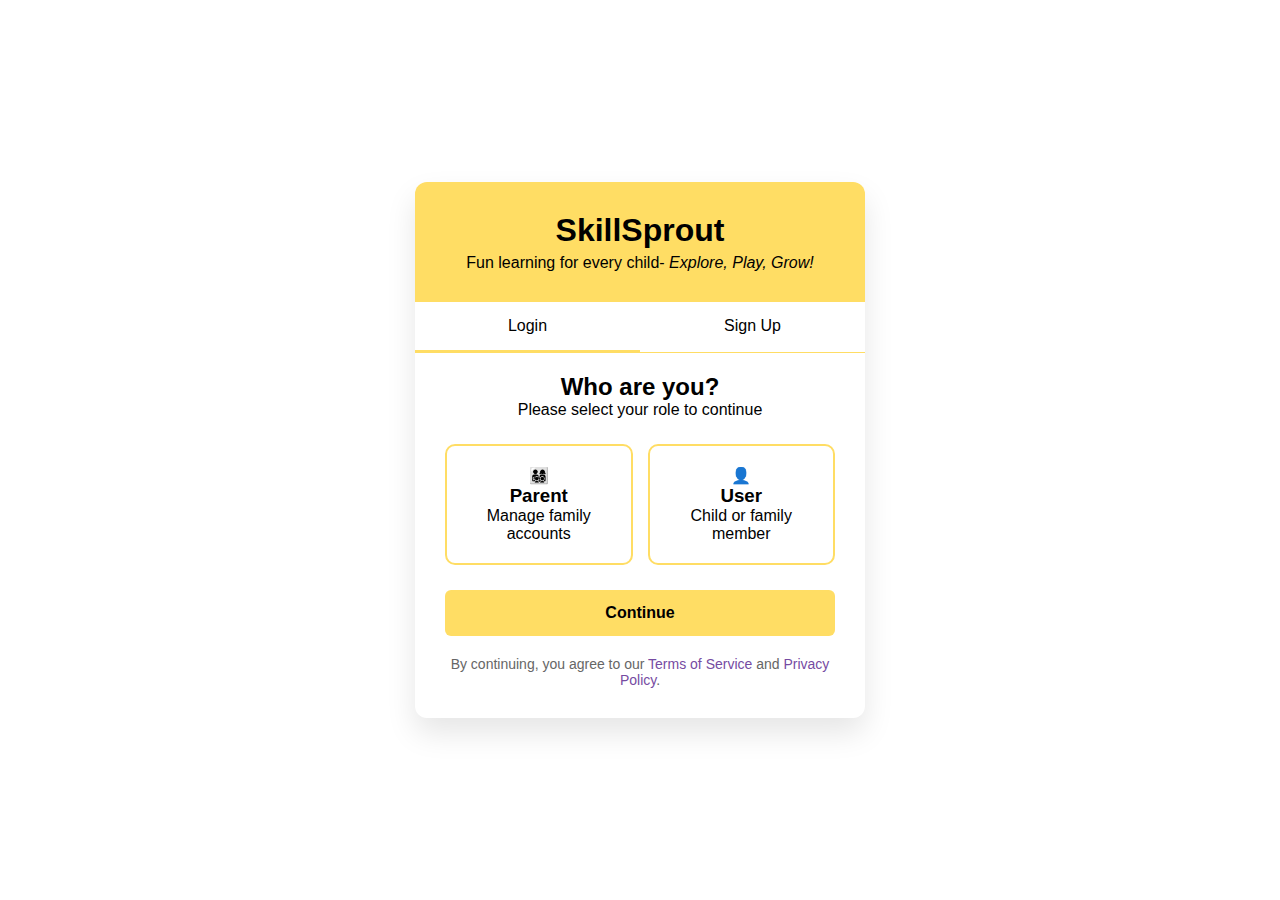
<file: SKILL SPROUT/login.html>
<!DOCTYPE html>
<html lang="en">
<head>
    <meta charset="UTF-8">
    <meta name="viewport" content="width=device-width, initial-scale=1.0">
    <title>Family Portal - Login/Signup</title>
    <style>
        * {
            margin: 0;
            padding: 0;
            box-sizing: border-box;
            font-family: 'Segoe UI', Tahoma, Geneva, Verdana, sans-serif;
        }
        
        body {
            background:white;
            min-height: 100vh;
            display: flex;
            justify-content: center;
            align-items: center;
            padding: 20px;
        }
        
        .container {
            background-color: white;
            border-radius: 12px;
            box-shadow: 0 15px 30px rgba(0, 0, 0, 0.1);
            width: 100%;
            max-width: 450px;
            overflow: hidden;
        }
        
        .header {
            background: #ffdd64;
            padding: 30px 20px;
            text-align: center;
            color: black;
        }
        
        .header h1 {
            font-weight: 600;
            margin-bottom: 5px;
        }
        
        .tabs {
            display: flex;
            border-bottom: 1px solid #ffdd64;
        }
        
        .tab {
            flex: 1;
            text-align: center;
            padding: 15px;
            cursor: pointer;
            font-weight: 500;
            color: black;
            transition: all 0.3s ease;
        }
        
        .tab.active {
            color: black;
            border-bottom: 2px solid #ffdd64;
        }
        
        .form-container {
            padding: 20px 30px 30px;
        }
        
        .form-step {
            display: none;
        }
        
        #step-1 {
            display: block;
            text-align: center;
        }
        
        .user-type-selector {
            display: flex;
            gap: 15px;
            margin: 25px 0;
        }
        
        .user-type {
            flex: 1;
            border: 2px solid #ffdd64;
            border-radius: 10px;
            padding: 20px 10px;
            cursor: pointer;
            transition: all 0.3s ease;
            text-align: center;
        }
        
        .user-type:hover {
            border-color: black;
        }
        
        .user-type.selected {
            border-color: black;
            background-color: rgba(118, 75, 162, 0.05);
        }
        
        .user-type i {
            font-size: 28px;
            color: #764ba2;
            margin-bottom: 10px;
        }
        
        .form-group {
            margin-bottom: 20px;
            text-align: left;
        }
        
        .form-group label {
            display: block;
            margin-bottom: 8px;
            font-weight: 500;
            color: black;
        }
        
        .form-group input, .form-group select {
            width: 100%;
            padding: 12px 15px;
            border: 1px solid #ddd;
            border-radius: 6px;
            font-size: 16px;
            transition: all 0.3s ease;
        }
        
        .form-group input:focus, .form-group select:focus {
            border-color: #764ba2;
            outline: none;
            box-shadow: 0 0 0 3px rgba(118, 75, 162, 0.2);
        }
        
        .btn {
            background: #ffdd64;
            color: black;
            border: none;
            padding: 14px 20px;
            border-radius: 6px;
            width: 100%;
            font-size: 16px;
            font-weight: 600;
            cursor: pointer;
            transition: all 0.3s ease;
        }
        
        .btn:hover {
            transform: translateY(-2px);
            box-shadow: 0 5px 15px rgba(118, 75, 162, 0.3);
        }
        
        .btn-secondary {
            background: #f5f5f5;
            color: #666;
            margin-top: 10px;
        }
        
        .btn-secondary:hover {
            background: #e6e6e6;
            transform: none;
            box-shadow: none;
        }
        
        .form-footer {
            text-align: center;
            margin-top: 20px;
            color: #666;
            font-size: 14px;
        }
        
        .form-footer a {
            color: #764ba2;
            text-decoration: none;
        }
        
        @media (max-width: 480px) {
            .container {
                max-width: 100%;
            }
            
            .user-type-selector {
                flex-direction: column;
            }
            
            .form-container {
                padding: 20px;
            }
        }
    </style>
</head>
<body>
    <div class="container">
        <div class="header">
            <h1>SkillSprout</h1>
            <p>Fun learning for every child- <i>Explore, Play, Grow!</i></p>
        </div>
        
        <div class="tabs">
            <div class="tab active" id="login-tab">Login</div>
            <div class="tab" id="signup-tab">Sign Up</div>
        </div>
        
        <div class="form-container">
            <!-- Step 1: User Type Selection -->
            <div class="form-step" id="step-1">
                <h2>Who are you?</h2>
                <p>Please select your role to continue</p>
                
                <div class="user-type-selector">
                    <div class="user-type" data-type="parent">
                        👨‍👩‍👧‍👦
                        <h3>Parent</h3>
                        <p>Manage family accounts</p>
                    </div>
                    <div class="user-type" data-type="user">
                        👤
                        <h3>User</h3>
                        <p>Child or family member</p>
                    </div>
                </div>
                
                <button class="btn" id="continue-btn" disabled>Continue</button>
            </div>
            
            <!-- Step 2: Login Form -->
            <div class="form-step" id="step-2-login">
                <h2>Login as <span id="login-role"></span></h2>
                
                <div class="form-group">
                    <label for="login-email">Email Address</label>
                    <input type="email" id="login-email" placeholder="Enter your email">
                </div>
                
                <div class="form-group">
                    <label for="login-password">Password</label>
                    <input type="password" id="login-password" placeholder="Enter your password">
                </div>
                
                <div class="form-group">
                    <a href="#" style="float: right; color: #764ba2; text-decoration: none;">Forgot Password?</a>
                </div>
                
                <button class="btn">Login</button>
                <button class="btn btn-secondary back-btn">Back</button>
            </div>
            
            <!-- Step 2: Signup Form for Parent -->
            <div class="form-step" id="step-2-signup-parent">
                <h2>Create Parent Account</h2>
                
                <div class="form-group">
                    <label for="parent-name">Full Name</label>
                    <input type="text" id="parent-name" placeholder="Enter your full name">
                </div>
                
                <div class="form-group">
                    <label for="parent-email">Email Address</label>
                    <input type="email" id="parent-email" placeholder="Enter your email">
                </div>
                
                <div class="form-group">
                    <label for="parent-password">Password</label>
                    <input type="password" id="parent-password" placeholder="Create a password">
                </div>
                
                <div class="form-group">
                    <label for="parent-confirm-password">Confirm Password</label>
                    <input type="password" id="parent-confirm-password" placeholder="Confirm your password">
                </div>
                
                <div class="form-group">
                    <label for="parent-phone">Phone Number</label>
                    <input type="tel" id="parent-phone" placeholder="Enter your phone number">
                </div>
                
                <button class="btn">Create Account</button>
                <button class="btn btn-secondary back-btn">Back</button>
            </div>
            
            <!-- Step 2: Signup Form for User -->
            <div class="form-step" id="step-2-signup-user">
                <h2>Create User Account</h2>
                
                <div class="form-group">
                    <label for="user-name">Full Name</label>
                    <input type="text" id="user-name" placeholder="Enter your full name">
                </div>
                
                <div class="form-group">
                    <label for="user-email">Email Address</label>
                    <input type="email" id="user-email" placeholder="Enter your email">
                </div>
                
                <div class="form-group">
                    <label for="user-password">Password</label>
                    <input type="password" id="user-password" placeholder="Create a password">
                </div>
                
                <div class="form-group">
                    <label for="user-confirm-password">Confirm Password</label>
                    <input type="password" id="user-confirm-password" placeholder="Confirm your password">
                </div>
                
                <div class="form-group">
                    <label for="user-age">Age</label>
                    <input type="number" id="user-age" placeholder="Enter your age" min="1">
                </div>
                
                <div class="form-group">
                    <label for="user-grade">Grade/Class</label>
                    <input type="text" id="user-grade" placeholder="Enter your grade or class">
                </div>
                
                <button class="btn">Create Account</button>
                <button class="btn btn-secondary back-btn">Back</button>
            </div>
            
            <div class="form-footer">
                By continuing, you agree to our <a href="#">Terms of Service</a> and <a href="#">Privacy Policy</a>.
            </div>
        </div>
    </div>

    <script>
        document.addEventListener('DOMContentLoaded', function() {
            // Elements
            const loginTab = document.getElementById('login-tab');
            const signupTab = document.getElementById('signup-tab');
            const userTypes = document.querySelectorAll('.user-type');
            const continueBtn = document.getElementById('continue-btn');
            const steps = document.querySelectorAll('.form-step');
            const backBtns = document.querySelectorAll('.back-btn');
            const loginRole = document.getElementById('login-role');
            
            let currentUserType = null;
            let isLogin = true;
            
            // Tab switching
            loginTab.addEventListener('click', () => {
                setActiveTab(true);
            });
            
            signupTab.addEventListener('click', () => {
                setActiveTab(false);
            });
            
            // User type selection
            userTypes.forEach(type => {
                type.addEventListener('click', () => {
                    userTypes.forEach(t => t.classList.remove('selected'));
                    type.classList.add('selected');
                    currentUserType = type.getAttribute('data-type');
                    continueBtn.disabled = false;
                });
            });
            
            // Continue button
            continueBtn.addEventListener('click', () => {
                if (!currentUserType) return;
                
                // Hide all steps
                steps.forEach(step => step.style.display = 'none');
                
                if (isLogin) {
                    // Show login form
                    document.getElementById('step-2-login').style.display = 'block';
                    loginRole.textContent = currentUserType;
                } else {
                    // Show appropriate signup form
                    if (currentUserType === 'parent') {
                        document.getElementById('step-2-signup-parent').style.display = 'block';
                    } else {
                        document.getElementById('step-2-signup-user').style.display = 'block';
                    }
                }
            });
            
            // Back buttons
            backBtns.forEach(btn => {
                btn.addEventListener('click', () => {
                    // Hide all steps
                    steps.forEach(step => step.style.display = 'none');
                    
                    // Show step 1
                    document.getElementById('step-1').style.display = 'block';
                });
            });
            
            function setActiveTab(login) {
                isLogin = login;
                
                if (login) {
                    loginTab.classList.add('active');
                    signupTab.classList.remove('active');
                } else {
                    loginTab.classList.remove('active');
                    signupTab.classList.add('active');
                }
                
                // Reset user selection when switching tabs
                userTypes.forEach(t => t.classList.remove('selected'));
                currentUserType = null;
                continueBtn.disabled = true;
            }
        });
    </script>
</body>
</html>
</file>
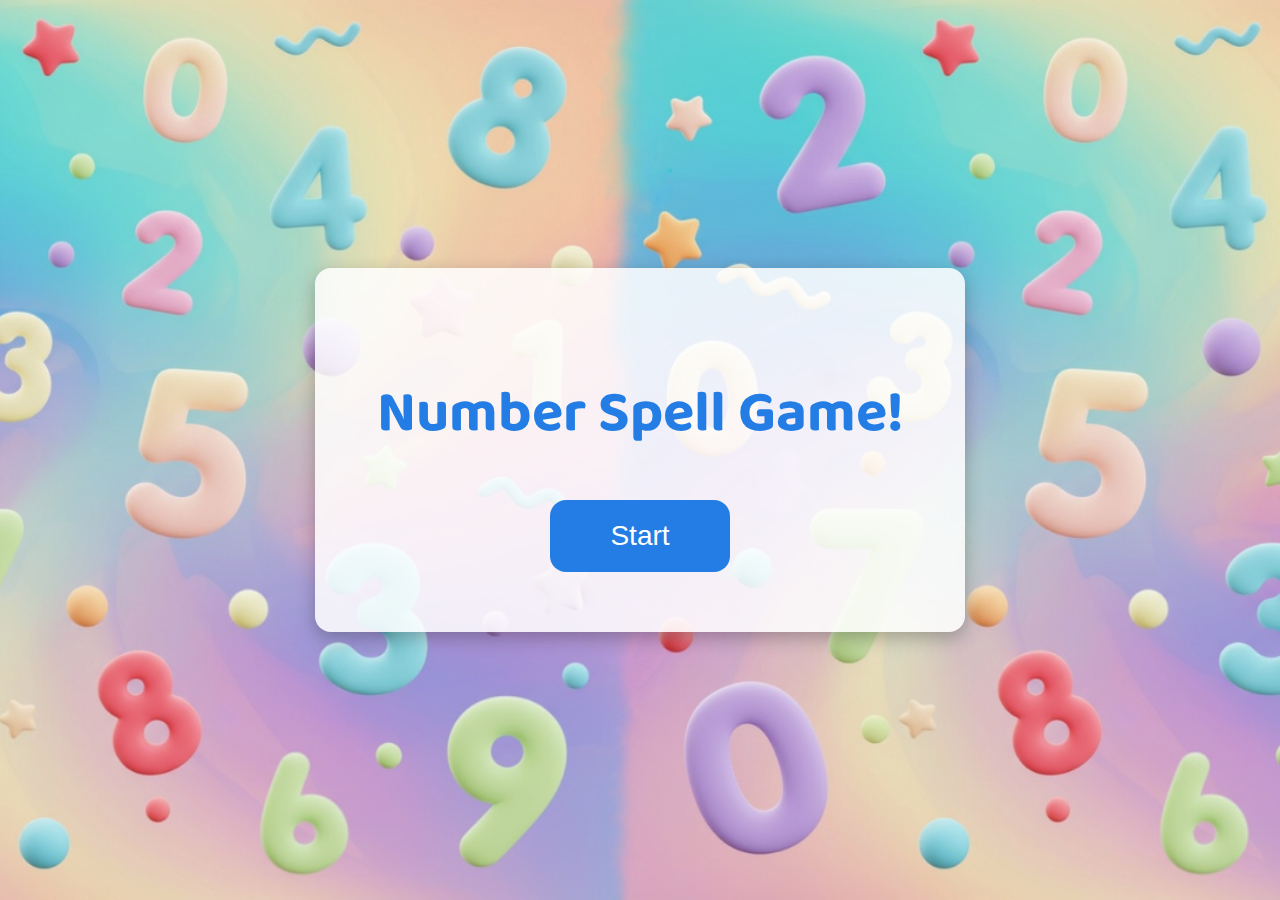
<file: SKILL SPROUT/number_game.html>
<!DOCTYPE html>
<html lang="en">
<head>
<meta charset="UTF-8" />
<meta name="viewport" content="width=device-width, initial-scale=1" />
<title>Number Spell Game</title>
<link href="https://fonts.googleapis.com/css2?family=Baloo+2&display=swap" rel="stylesheet" />
<style>
  body {
    font-family: 'Baloo 2', cursive, Arial, sans-serif;
    background-image: url('num.jpg');
    background-repeat: no-repeat;
    background-position: center center;
    background-size: cover;
    background-attachment: fixed;
    margin: 0;
    height: 100vh;
    display: flex;
    justify-content: center;
    align-items: center;
  }

  #intro, #game-container, #end-screen {
    background: rgba(255,255,255,0.85);
    border-radius: 16px;
    box-shadow: 0 6px 18px rgba(0,0,0,0.25);
    width: 550px;
    padding: 60px 50px;
    text-align: center;
    position: absolute;
  }
  #intro {
    display: flex;
    flex-direction: column;
    justify-content: center;
    align-items: center;
  }
  #intro h1 {
    font-size: 58px;
    color: #237de4;
    margin-bottom: 40px;
  }
  #start-btn {
    background: #237de4;
    border: none;
    color: white;
    padding: 20px 60px;
    font-size: 28px;
    border-radius: 16px;
    cursor: pointer;
  }
  #start-btn:hover {
    background: #1a5fc4;
  }
  #game-container, #end-screen {
    display: none;
    flex-direction: column;
    align-items: center;
  }

  .number-display {
    font-family: 'Baloo 2', cursive, Arial, sans-serif;
    font-size: 120px;
    font-weight: bold;
    color: #237de4;
    margin-bottom: 10px;
  }
  .number-spelling {
    font-family: 'Baloo 2', cursive, Arial, sans-serif;
    font-size: 50px;
    color: #237de4;
    margin-bottom: 30px;
    font-weight: 600;
  }
  #answer {
    font-family: 'Baloo 2', cursive, Arial, sans-serif;
    font-size: 32px;
    padding: 14px;
    width: 300px;
    border-radius: 12px;
    border: 2px solid #26b2be;
    text-align: center;
    outline: none;
    box-shadow: inset 0 2px 5px rgba(0,0,0,0.1);
  }
  #answer:focus {
    border-color: #1f96b1;
    box-shadow: 0 0 8px #447ae7;
  }
  #answer::placeholder {
    color: #777;
    font-style: italic;
  }
  #feedback {
    font-family: 'Baloo 2', cursive, Arial, sans-serif;
    font-size: 24px;
    font-weight: 600;
    height: 40px;
    color: #2f7cc0;
    margin-top: 15px;
    min-height: 32px;
    min-width: 320px;
  }
  #scorecard, #scorecard-end {
    font-family: 'Baloo 2', cursive, Arial, sans-serif;
    font-size: 24px;
    margin-top: 30px;
    color: #2f7cc0;
  }
  #restart-btn, #quit-btn, #end-restart-btn, #end-quit-btn {
    font-family: 'Baloo 2', cursive, Arial, sans-serif;
    font-size: 28px;
    padding: 14px 40px;
    border-radius: 12px;
    border: none;
    color: white;
    cursor: pointer;
    margin: 20px 10px 0 10px;
  }
  #quit-btn, #end-quit-btn {
    background: #d32f2f;
  }
  #quit-btn:hover, #end-quit-btn:hover {
    background: #b71c1c;
  }
  #end-screen h1 {
    font-size: 50px;
    color: #237de4;
    margin-bottom: 40px;
  }
  #end-restart-btn {
    background: #237de4;
  }
  #end-restart-btn:hover {
    background: #1a5fc4;
  }
  /* make Great job and Try again bigger */
  .great-job {
    font-size: 36px !important;
    font-weight: 700;
  }
  /* bigger font for Correct answer message */
  .correct-answer {
    font-size: 28px;
    font-weight: 600;
    color: #2f7cc0;
    margin-top: 15px;
    min-height: 32px;
    min-width: 320px;
  }
</style>
</head>
<body>

<div id="intro" aria-label="Intro screen">
  <h1>Number Spell Game!</h1>
  <button id="start-btn" type="button" aria-label="Start the game">Start</button>
</div>

<div id="game-container" role="main" aria-live="polite" aria-label="Number learning game">
  <div class="number-display" id="number-display">0</div>
  <div class="number-spelling" id="number-spelling">zero</div>

  <input id="answer" type="text" maxlength="30" aria-describedby="feedback" aria-label="Type the spelling of the number" placeholder="Spell here..." autocomplete="off" />

  <div id="feedback" role="alert" aria-live="assertive"></div>

  <div id="scorecard" aria-live="polite">
    Correct: <span id="score-correct">0</span> | Wrong: <span id="score-wrong">0</span>
  </div>

  <button id="quit-btn" type="button" aria-label="Quit the game">Quit</button>
</div>

<div id="end-screen" aria-label="End screen">
  <h1>Well done! You rock!</h1>
  <div id="scorecard-end" aria-live="polite">
    Correct: <span id="end-score-correct">0</span> | Wrong: <span id="end-score-wrong">0</span>
  </div>
  <button id="end-restart-btn" type="button" aria-label="Restart the game">Restart</button>
  <button id="end-quit-btn" type="button" aria-label="Quit the game">Quit</button>
</div>

<script>
  const maxAttempts = 3;
  let currentNumber = 0;
  let attemptCount = 0;
  let correctCount = 0;
  let wrongCount = 0;
  let speaking = false;

  const intro = document.getElementById('intro');
  const startBtn = document.getElementById('start-btn');
  const gameContainer = document.getElementById('game-container');
  const endScreen = document.getElementById('end-screen');
  const endRestartBtn = document.getElementById('end-restart-btn');
  const endQuitBtn = document.getElementById('end-quit-btn');
  const numberDisplay = document.getElementById('number-display');
  const numberSpelling = document.getElementById('number-spelling');
  const answerInput = document.getElementById('answer');
  const feedback = document.getElementById('feedback');
  const scoreCorrect = document.getElementById('score-correct');
  const scoreWrong = document.getElementById('score-wrong');
  const quitBtn = document.getElementById('quit-btn');
  const endScoreCorrect = document.getElementById('end-score-correct');
  const endScoreWrong = document.getElementById('end-score-wrong');

  function speak(text, callback) {
    if ('speechSynthesis' in window && !speaking) {
      speaking = true;
      // window.speechSynthesis.cancel();

      const utterance = new SpeechSynthesisUtterance(text);
      utterance.rate = 1;
      utterance.pitch = 1.2;
      utterance.lang = 'en-US';

      utterance.onend = () => {
        speaking = false;
        if (callback) callback();
      };

      utterance.onerror = () => {
        speaking = false;
        if (callback) callback();
      };

      window.speechSynthesis.speak(utterance);
    } else if (callback) {
      callback();
    }
  }

  function numberToWords(n) {
    const ones = ["zero","one","two","three","four","five","six","seven","eight","nine","ten",
      "eleven","twelve","thirteen","fourteen","fifteen"];
    if (n < 16) return ones[n];
    return "";
  }

  function normalize(str) {
    return str.trim().toLowerCase().replace(/[-\s]+/g, '');
  }

  function updateScorecard() {
    scoreCorrect.textContent = correctCount;
    scoreWrong.textContent = wrongCount;
  }

  function showIntro() {
    intro.style.display = 'flex';
    gameContainer.style.display = 'none';
    endScreen.style.display = 'none';
  }

  function startGame() {
    intro.style.display = 'none';
    gameContainer.style.display = 'flex';
    endScreen.style.display = 'none';
    currentNumber = 0;
    correctCount = 0;
    wrongCount = 0;
    updateScorecard();
    loadNumber();
  }

  function showEndScreen() {
    intro.style.display = 'none';
    gameContainer.style.display = 'none';
    endScreen.style.display = 'flex';
    // show final scores
    endScoreCorrect.textContent = correctCount;
    endScoreWrong.textContent = wrongCount;
  }

  function loadNumber() {
    if(currentNumber > 15) {
      showEndScreen();
      return;
    }
    attemptCount = 0;
    numberDisplay.textContent = currentNumber;
    numberSpelling.textContent = numberToWords(currentNumber);
    answerInput.value = '';
    answerInput.disabled = false;
    answerInput.focus();
    feedback.textContent = '';
    feedback.classList.remove('great-job', 'correct-answer');
    updateScorecard();
    speak(currentNumber.toString());
  }

  function checkAnswer() {
    if(answerInput.value.trim() === '') return;  // ignore empty
    const correctAnswer = numberToWords(currentNumber);
    if(normalize(answerInput.value) === normalize(correctAnswer)) {
      feedback.classList.add('great-job');
      feedback.classList.remove('correct-answer');
      feedback.textContent = 'Great job!';
      speak('Correct!', () => {
        correctCount++;
        currentNumber++;
        loadNumber();
      });
    } else {
      attemptCount++;
      if(attemptCount < maxAttempts) {
        feedback.classList.add('great-job');
        feedback.classList.remove('correct-answer');
        feedback.textContent = 'Try again!';
        speak('Try again!', () => {});
        answerInput.value = '';
        answerInput.focus();
      } else {
        feedback.classList.remove('great-job');
        feedback.classList.add('correct-answer');
        feedback.textContent = `Incorrect. The correct answer is "${correctAnswer}".`;
        speak(`The correct answer is ${correctAnswer.replace(/-/g,' ')}`, () => {
          wrongCount++;
          currentNumber++;
          loadNumber();
        });
      }
    }
    updateScorecard();
  }

  startBtn.addEventListener('click', startGame);
  quitBtn.addEventListener('click', () => {
    answerInput.disabled = true;
    feedback.textContent = `Game quit. Score: ${correctCount} correct, ${wrongCount} wrong.`;
    quitBtn.style.display = 'none';
    showEndScreen();
  });
  endRestartBtn.addEventListener('click', startGame);
  endQuitBtn.addEventListener('click', () => {
    window.close(); // or redirect somewhere
    alert('Thank you for playing!');
  });

  answerInput.addEventListener('keydown', function(event){
    if(event.key === 'Enter'){
      event.preventDefault();
      checkAnswer();
    }
  });

  showIntro();
</script>

</body>
</html>
</file>
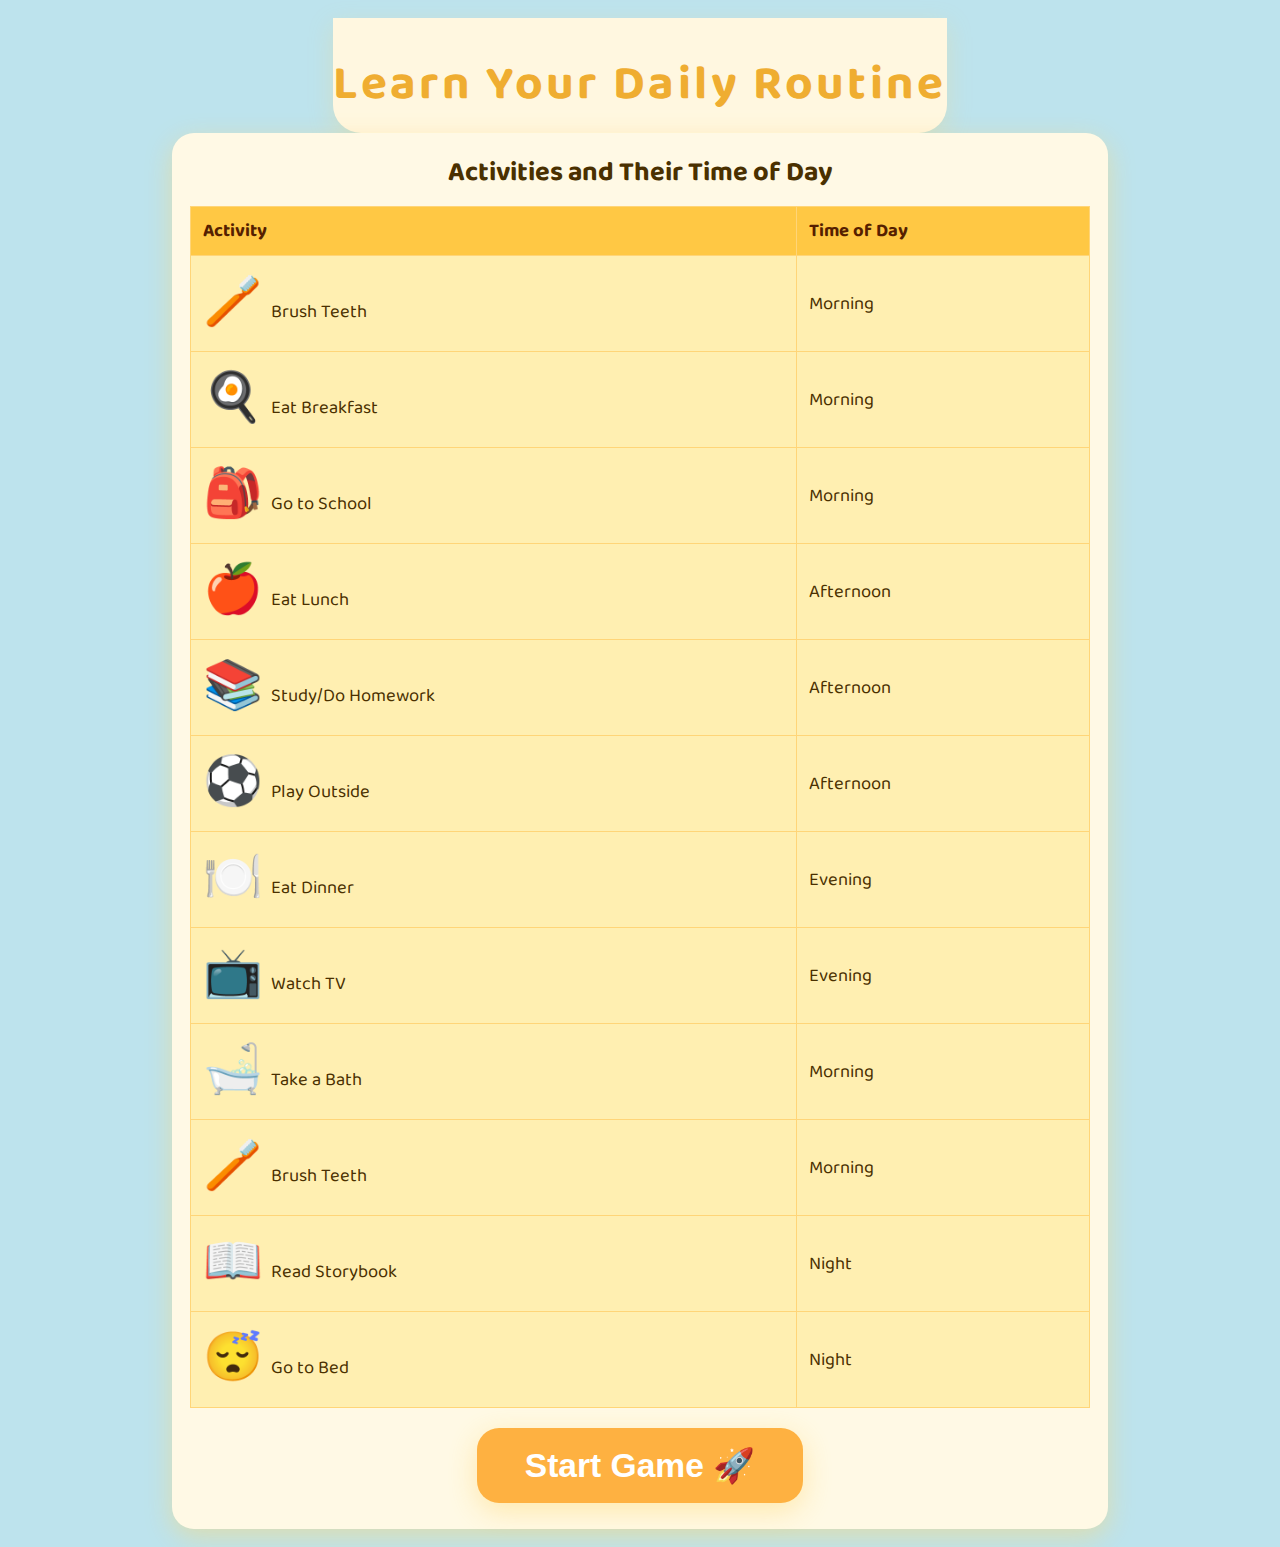
<file: SKILL SPROUT/routine.html>
<!DOCTYPE html>
<html lang="en">
<head>
  <meta charset="UTF-8"/>
  <meta name="viewport" content="width=device-width, initial-scale=1"/>
  <title>Daily Routine Matching Game</title>
   <link href="https://fonts.googleapis.com/css2?family=Baloo+2:wght@700&display=swap" rel="stylesheet"/>
  <style>
    :root{--brand:#4c221f;--accent:#feb141;--accent-2:#fd7e6b;--blue:#1b78cb;--btn-blue:#92e0ff;}
    body{margin:0;padding:0;background:#fff7dd;font-family:'Baloo 2',Arial,sans-serif;}
    .screen{display:none;width:100vw;min-height:100vh;padding:18px;box-sizing:border-box;flex-direction:column;align-items:center;justify-content:center;}
    .screen.active{display:flex;}
    h1{font-size:3rem;color:var(--brand);text-align:center;}
    /* Learning Module */
    #learningWrap{width:min(900px,92vw);background:#fff9e5;border-radius:22px;box-shadow:0 8px 26px #ffd76e7a;padding:16px 18px 26px;color:#4a3000;}
    #learningWrap h2{margin:2px 0 12px;font-size:1.7rem;text-align:center;}
    table{width:100%;border-collapse:collapse;font-size:1.15rem;}
    th,td{padding:9px 12px;border:1.5px solid #ffd578;text-align:left;}
    th{background:#ffc844;color:#561f00;}
    td{background:#ffefb1;}
    tr:hover td{background:#ffe77d;}
    .a-icon{font-size:3rem;margin-right:8px;}
    .big-btn{background:var(--accent);color:#fff;font-size:2.1rem;font-weight:800;padding:18px 48px;border:none;border-radius:22px;box-shadow:0 8px 28px #ffc63452;cursor:pointer;transition:.22s;user-select:none;outline:none;}
    .big-btn:hover,.big-btn:focus{background:var(--accent-2);outline:none;}
    /* Game */
    #scoreBar{font-size:2rem;font-weight:800;color:#bb6d01;margin:8px 0 22px;}
    .card{width:min(380px,90vw);height:500px;border-radius:38px;background:#fff8de;box-shadow:0 10px 39px #efcc4bae;display:flex;flex-direction:column;align-items:center;justify-content:center;margin-bottom:32px;}
    .ico{font-size:15rem;margin-bottom:14px;}
    .answers{display:flex;flex-wrap:nowrap;justify-content:center;gap:24px;max-width:min(790px,98vw);overflow-x:auto;padding:7px 2px 13px;}
    .answers::-webkit-scrollbar{display:none;}
    .answers{scrollbar-width:none;}
    .ans{background:var(--btn-blue);color:#1c74b2;min-width:165px;padding:18px 25px;font-size:1.45rem;font-weight:800;border:none;border-radius:18px;box-shadow:0 6px 18px #79d1fe74;cursor:pointer;user-select:none;outline:none;flex-shrink:0;display:flex;align-items:center;justify-content:center;gap:10px;}
    .ans:hover,.ans:focus{background:var(--blue);color:#fff;box-shadow:0 10px 22px #6c9cfa9a;}
    #feedback{min-height:38px;font-size:1.28rem;font-weight:800;text-align:center;color:#c92b3d;letter-spacing:.014em;}
    #feedback.correct{color:#2d8d39;}#feedback.wrong{color:#d91f4c;}
    @keyframes bounce{0%{transform:scale(1);}30%{transform:scale(1.13);}60%{transform:scale(.95);}100%{transform:scale(1);}}
    @keyframes shake{0%{transform:translateX(0);}20%{transform:translateX(-13px);}40%{transform:translateX(13px);}60%{transform:translateX(-13px);}80%{transform:translateX(13px);}100%{transform:translateX(0);}}
    .bounce{animation:bounce .72s;}
    .shake{animation:shake .5s;}
    /* End / Victory */
    .end{background:#140b2e;color:#fff;text-align:center;}
    .victory{background:#ffaf48;border-radius:38px;box-shadow:0 10px 54px #deac0596;padding:32px 30px 28px;width:min(410px,93vw);position:relative;}
    .cup{font-size:4rem;position:absolute;left:50%;top:-46px;transform:translateX(-50%);text-shadow:0 4px 18px #ffd26077;}
    .ribbon{background:#fc7c2f;color:#fff;font-size:1.7rem;font-weight:900;width:73%;margin:27px auto 16px;border-radius:23px;padding:9px 0;letter-spacing:.11em;user-select:none;}
    .stat{color:#6a4300;font-size:1.15rem;font-weight:800;}
    .endBtns{display:flex;gap:24px;justify-content:center;margin-top:21px;}
    .endBtns .btn{background:#30e4d3;color:#fff;font-size:1.2rem;border:none;border-radius:20px;padding:13px 29px;box-shadow:0 4px 13px #21bbbbbb;cursor:pointer;}
    .endBtns .exit{background:#f85359;box-shadow:0 4px 13px #eb4855bb;}
    .endBtns .btn:hover{background:#1cc9b4;}
    .endBtns .exit:hover{background:#be383f;}
    /* Animated Modal Well Done */
    .overlay{position:fixed;inset:0;z-index:10101;background:rgba(30,27,37,0.75);display:none;align-items:center;justify-content:center;}
    .overlay.show{display:flex;}
    .wdbox{background:#fffae8;border-radius:33px;box-shadow:0 8px 90px #ffd143bb;width:min(426px,96vw);padding:54px 24px 34px 24px;position:relative;text-align:center;}
    .party-hat{position:absolute;top:9px;left:42%;width:74px;height:74px;background:linear-gradient(-25deg,#fc2d55 36%,#ffce38 52%);border-radius:30% 50% 65% 50%/80% 68% 80% 80%;transform:rotate(-16deg);animation:hatwig 1.9s ease-in-out infinite alternate;}
    @keyframes hatwig{0%{transform:rotate(-20deg);}100%{transform:rotate(-4deg);}}
    .lolly{position:absolute;top:30px;left:10px;width:38px;height:38px;border-radius:50%;background:#ffe933;border:5px solid #ffcc15;z-index:2;animation:lwig 1.8s infinite alternate;}
    .lolly2{left:auto;right:20px;top:30px;width:37px;height:37px;background:#ffe933;border-color:#ffd300;animation-delay:.9s;}
    @keyframes lwig{0%{transform:rotate(-14deg);}100%{transform:rotate(13deg);}}
    .spiral{position:absolute;top:23px;right:56px;width:44px;height:44px;border-radius:50%;background:repeating-radial-gradient(circle,#3824b5 18%,#fff 21% 27%,#3824b5 29% 44%,#fff 48% 51%,#3824b5 54%);}
    .star{position:absolute;right:10px;top:49px;width:30px;height:30px;background:yellow;clip-path: polygon(50% 0%,61% 33%,98% 35%,68% 57%,79% 91%,50% 70%,21% 91%,32% 57%,2% 35%,39% 33%);box-shadow:0 0 12px #ffe150,0 3px 5px #fc2;}
    .swirls{position:absolute;bottom:68px;left:19px;display:flex;gap:12px;}
    .swr{width:22px;height:22px;border-radius:50%;background:repeating-linear-gradient(60deg,#ea2d3b 11%,#fff 17% 27%,#ea2d3b 37%);}
    .swy{width:20px;height:20px;background:repeating-linear-gradient(47deg,#ffef4f 17%,#fff 13% 36%,#ffef4f 40%);}
    .confetti{position:absolute;bottom:22px;left:50%;transform:translateX(-50%);}
    .confetti span{display:inline-block;width:19px;height:19px;font-size:1.1rem;opacity:.85;animation:fall 1.4s infinite;}
    .confetti .f1{animation-delay:.19s;}
    .confetti .f2{animation-delay:.36s;}
    .confetti .f3{animation-delay:.57s;}
    .confetti .f4{animation-delay:.81s;}
    @keyframes fall{0%{transform:translateY(-12px)rotate(0);}60%{transform:translateY(17px)rotate(26deg);}100%{transform:translateY(0)rotate(0);}}
    .well-done-txt{margin-top:108px;background:var(--accent);color:#2d3787;font-size:2.3rem;font-weight:900;border-radius:20px;padding:19px 8px 13px;letter-spacing:.08em;box-shadow:0 4px 20px #ffe93881;animation:jmp 1.2s infinite alternate;}
    @keyframes jmp{0%{transform:translateY(0)scale(1);}50%{transform:translateY(-12px)scale(1.12);}100%{transform:translateY(0)scale(1);}}
    .ok{margin-top:26px;background:var(--blue);color:#fff;border:none;border-radius:16px;font-size:1.25rem;font-weight:800;padding:14px 38px;cursor:pointer;box-shadow:0 6px 13px #2034aa3c;}
    .ok:hover,.ok:focus{background:#3f4899;outline:none;}
    @media(max-width:560px){.card{height:150px;}.ico{font-size:3.3rem;}}
   
    body {
      margin: 0;
      padding: 0;
      background: #bde3ed;
      font-family: 'Baloo 2', Arial, sans-serif;
    }
    h1 {
      font-size: 3rem;
      color: #efad31;
      text-align: center;
      background: #fff7e0;
      margin: 0;
      padding: 28px 0 10px 0;
      border-radius: 0 0 28px 28px;
      box-shadow: 0 8px 24px #ffd66e44;
      letter-spacing: .07em;
    }
    .container {
      width: min(900px, 96vw);
      margin: 22px auto 0 auto;
      padding: 28px 16px;
      background: #e5f7fa;
      border-radius: 36px;
      box-shadow: 0 8px 48px #b8cad5a0;
    }
    .activity-row {
      display: flex;
      align-items: center;
      background: #fffde8;
      border-radius: 24px;
      margin: 18px 0;
      box-shadow: 0 4px 18px #fbe4b862;
      padding: 14px 24px;
      font-size: 1.6rem;
      position: relative;
      transition: box-shadow .2s;
    }
    .activity-row:hover {
      box-shadow: 0 6px 36px #fbe4b892;
      background: #ffeec6;
    }
    .activity-icon {
      font-size: 2.6rem;
      margin-right: 22px;
      flex-shrink: 0;
      border-radius: 50%;
      background: #f6f2cd;
      padding: 6px 14px;
      box-shadow: 0 0 8px #efefca50;
      border: 3px solid #ffe297;
    }
    .activity-title {
      font-weight: 700;
      color: #5b3830;
      margin-right: 16px;
      flex: 1;
    }
    .activity-time {
      display: flex;
      align-items: center;
      font-size: 1.25rem;
      color: #3b789e;
      background: #c7f2fd;
      border-radius: 18px;
      padding: 6px 18px;
      min-width: 120px;
      justify-content: center;
      box-shadow: 0 2px 10px #7dd9f670;
    }
    /* Decorative clouds and landscape for poster style */
    .cloud {
      position: absolute;
      top: -18px;
      right: -40px;
      width: 80px;
      height: 34px;
      background: #fff;
      border-radius: 40px;
      box-shadow: 22px 0 0 #fff, 50px 0 0 #fff;
      opacity: 0.23;
      z-index: 0;
    }
 canvas {
    position: fixed; top: 0; left: 0; width: 100vw; height: 100vh;
    pointer-events: none;
  }
  
  </style>
</head>
<body>

<section id="learn" class="screen active" aria-label="Learning module">
  <title>My Daily Adventures</title>
<h1>Learn Your Daily Routine</h1>
  <div id="learningWrap">
    <h2>Activities and Their Time of Day</h2>
    <table>
      <thead><tr><th>Activity</th><th>Time of Day</th></tr></thead>
      <tbody id="learnBody"></tbody>
    </table>
    <div style="display:flex;justify-content:center;margin-top:20px;">
      <button id="startLearn" class="big-btn" aria-label="Start game">Start Game 🚀</button>
    </div>
  </div>
</section>

<section id="game" class="screen" aria-label="Game screen" tabindex="0">
  <div id="scoreBar" aria-live="polite">Score: 0 / 12</div>
  <div id="card" class="card" aria-live="polite" aria-atomic="true">
    <div id="ico" class="ico" aria-hidden="true">🍳</div>
    <div id="txt">Eat Breakfast</div>
  </div>
  <div id="answers" class="answers" role="group" aria-label="Answer choices"></div>
  <div id="feedback" aria-live="assertive"></div>
  <button id="quit" class="big-btn" style="font-size:1.3rem;padding:14px 29px;">Quit</button>
</section>

<section id="end" class="screen end" aria-label="End screen">
  <div class="victory" role="region" aria-labelledby="victoryTitle">
    <div class="cup" aria-hidden="true">🏆</div>
    <div id="victoryTitle" class="ribbon">VICTORY</div>
    <div id="matchStat" class="stat">You matched X/Y correctly!</div>
    <div id="finalStat" class="stat" style="margin-top:6px;">Final Score: 0</div>
    <div class="endBtns">
      <button id="replay" class="btn">Replay 🔄</button>
      <button id="exit" class="btn exit">Exit 🚪</button>
    </div>
  </div>
</section>
<canvas id="canvas"></canvas>
<!-- Well Done Modal -->
<div id="modal" class="overlay" role="dialog" aria-modal="true" aria-labelledby="wdTitle">
  <div class="wdbox">
    <div class="party-hat"></div>
    <div class="lolly"></div>
    <div class="lolly lolly2"></div>
    <div class="spiral"></div>
    <div class="star"></div>
    <div class="swirls">
      <div class="swr"></div>
      <div class="swy"></div>
    </div>
    <div class="well-done-txt" id="wdTitle">WELL DONE!</div>
    <div class="confetti">
      <span class="f1">🎉</span><span class="f2">🎊</span><span class="f3">💛</span><span class="f4">🟡</span>
    </div>
    <button id="ok" class="ok">OK</button>
  </div>
</div>

<audio id="sndCorrect" src="https://actions.google.com/sounds/v1/cartoon/clang_and_wobble.ogg"></audio>
<audio id="sndWrong"   src="https://actions.google.com/sounds/v1/cartoon/slide_whistle_to_drum_hit.ogg"></audio>
<audio id="sndClick"   src="https://actions.google.com/sounds/v1/cartoon/pop.ogg"></audio>


<script>
(function(){
  // Data
  const activities = [
    { text:"Brush Teeth",      icon:"🪥", time:"morning"   },
    { text:"Eat Breakfast",    icon:"🍳", time:"morning"   },
    { text:"Go to School",     icon:"🎒", time:"morning"   },
    { text:"Eat Lunch",        icon:"🍎", time:"afternoon" },
    { text:"Study/Do Homework",icon:"📚", time:"afternoon" },
    { text:"Play Outside",     icon:"⚽", time:"afternoon" },
    { text:"Eat Dinner",       icon:"🍽️", time:"evening"  },
    { text:"Watch TV",         icon:"📺", time:"evening"   },
    { text:"Take a Bath",      icon:"🛁", time:"morning"   },
    { text:"Brush Teeth",      icon:"🪥", time:"morning"     },
    { text:"Read Storybook",   icon:"📖", time:"night"     },
    { text:"Go to Bed",        icon:"😴", time:"night"     }
  ];
  const answerOpts = [
    {label:"Morning ", icon:"☀️",   val:"morning"},
    {label:"Afternoon ",  icon:"🌤", val:"afternoon"},
    {label:"Evening ", icon:"🌆",   val:"evening"},
    {label:"Night ",icon:"🌙",     val:"night"}
  ];

  // Elements
  const scrLearn = document.getElementById('learn');
  const scrGame  = document.getElementById('game');
  const scrEnd   = document.getElementById('end');
  const learnBody= document.getElementById('learnBody');
  const startBtn = document.getElementById('startLearn');
  const ico = document.getElementById('ico');
  const txt = document.getElementById('txt');
  const card= document.getElementById('card');
  const answers = document.getElementById('answers');
  const feedback= document.getElementById('feedback');
  const scoreBar= document.getElementById('scoreBar');
  const btnQuit = document.getElementById('quit');
  const statMatch= document.getElementById('matchStat');
  const statFinal= document.getElementById('finalStat');
  const btnReplay= document.getElementById('replay');
  const btnExit  = document.getElementById('exit');
  const modal = document.getElementById('modal');
  const okBtn = document.getElementById('ok');
  // Sounds
  const S = {
    correct: document.getElementById('sndCorrect'),
    wrong  : document.getElementById('sndWrong'),
    click  : document.getElementById('sndClick'),
  };
function startGame(){
  S.click.play();
  score=0;
  order = shuffle([...Array(activities.length).keys()]);
  show(scrGame);
  loadQ(0);
}
  // Utilities
  function cap(s){return s.charAt(0).toUpperCase()+s.slice(1);}
  function speak(t){
    if(!('speechSynthesis' in window)) return;
    const u = new SpeechSynthesisUtterance(t);
    window.speechSynthesis.cancel();
    window.speechSynthesis.speak(u);
  }
  function shuffle(arr){
    const a = arr.slice();
    for(let i=a.length-1;i>0;i--){
      const j = Math.floor(Math.random()*(i+1));
      [a[i],a[j]]=[a[j],a[i]];
    }
    return a;
  }
  function show(screen){
    [scrLearn,scrGame,scrEnd].forEach(s=>s.classList.remove('active'));
    screen.classList.add('active');
  }

  // Populate learning
  function populateLearning(){
    const frag = document.createDocumentFragment();
    activities.forEach(a=>{
      const tr = document.createElement('tr');
      tr.innerHTML = `<td><span class="a-icon">${a.icon}</span>${a.text}</td><td>${cap(a.time)}</td>`;
      frag.appendChild(tr);
    });
    learnBody.innerHTML = "";
    learnBody.appendChild(frag);
  }
  populateLearning();
 
  // Game state
  let order=[], idx=0, score=0, waiting=false;
  function updateScore(){ scoreBar.textContent = `Score: ${score} / ${activities.length}`; }

  function loadQ(i){
    if(i>=order.length){ endGame(); return; }
    idx=i; waiting=false;
    const a = activities[order[i]];
    ico.textContent = a.icon;
    txt.textContent = a.text;
    feedback.textContent = "";
    updateScore();
    answers.innerHTML = "";
    answerOpts.forEach(opt=>{
      const b = document.createElement('button');
      b.className = 'ans';
      b.textContent = opt.label;
      b.addEventListener('click',()=>{ if(waiting) return; S.click.play(); speak(opt.label); check(opt.val,a); });
      b.addEventListener('mouseenter',()=>speak(opt.label));
      b.addEventListener('focus',()=>speak(opt.label));
      answers.appendChild(b);
    });
    speak(a.text);
  }
  function check(val,a){
    if(val===a.time){
      launchFireworks();
      S.correct.currentTime=0; S.correct.play();
      feedback.textContent = `Correct! ${a.text} is a ${cap(a.time)} activity.`;
      feedback.className = 'correct'; card.classList.remove('shake'); card.classList.add('bounce');
      score++; updateScore();
      showWellDone(); // show modal alert
    }else{
      S.wrong.currentTime=0; S.wrong.play();
      feedback.textContent = `❌ Try Again! ${a.text} is not ${cap(val)}.`;
      feedback.className = 'wrong'; card.classList.remove('bounce'); card.classList.add('shake');
    }
  }
  
  function endGame(){
    show(scrEnd);
    statMatch.textContent = `You matched ${score} / ${activities.length} correctly!`;
    statFinal.textContent = `Final Score: ${score*100}`;
  }
  function showWellDone(){
    
    waiting=true;
    card.classList.remove('bounce');
    modal.classList.add('show');
    S.well.currentTime=0; S.well.play();
    speak('Well done!');
  }
  okBtn.addEventListener('click', ()=>{
    modal.classList.remove('show');
    loadQ(idx+1);
  });

  startBtn.addEventListener('click',()=>{
    S.click.play();
    score=0; order = shuffle([...Array(activities.length).keys()]); show(scrGame); loadQ(0);
  });
  btnQuit.addEventListener('click',()=>{ S.click.play(); endGame(); });
  btnReplay.addEventListener('click',()=>{ S.click.play(); score=0; order=shuffle([...Array(activities.length).keys()]); show(scrGame); loadQ(0); });
  btnExit.addEventListener('click',()=>{ S.click.play(); show(scrLearn); });

  show(scrLearn);
})();
 const canvas = document.getElementById('canvas');
  const ctx = canvas.getContext('2d');
  let cw, ch;
  function resize() {
    cw = canvas.width = window.innerWidth;
    ch = canvas.height = window.innerHeight;
  }
  window.onresize = resize;
  resize();

  class Particle {
    constructor(x, y, color, angle, speed) {
      this.x = x;
      this.y = y;
      this.color = color;
      this.angle = angle;
      this.speed = speed;
      this.alpha = 1;
      this.size = 4 + Math.random() * 3;
      this.decay = 0.015 + Math.random() * 0.015;
      this.gravity = 0.15;
      this.vx = Math.cos(angle) * speed;
      this.vy = Math.sin(angle) * speed;
    }
    update() {
      this.vy += this.gravity;
      this.x += this.vx;
      this.y += this.vy;
      this.alpha -= this.decay;
    }
    draw(ctx) {
      if (this.alpha <= 0) return;
      ctx.save();
      ctx.globalAlpha = this.alpha;
      ctx.fillStyle = this.color;
      ctx.shadowColor = this.color;
      ctx.shadowBlur = 20;
      ctx.beginPath();
      ctx.arc(this.x, this.y, this.size, 0, Math.PI * 2);
      ctx.fill();
      ctx.restore();
    }
  }

  class Firework {
    constructor() {
      this.x = Math.random() * cw * 0.8 + cw * 0.1;
      this.y = ch + 10;
      this.targetY = Math.random() * ch * 0.5 + ch * 0.1;
      this.speed = 5 + Math.random() * 3;
      this.isExploded = false;
      this.particles = [];
      this.color = `hsl(${Math.floor(Math.random() * 360)}, 100%, 65%)`;
    }
    update() {
      if (!this.isExploded) {
        this.y -= this.speed;
        if (this.y <= this.targetY) {
          this.explode();
        }
      } else {
        this.particles.forEach(p => p.update());
        this.particles = this.particles.filter(p => p.alpha > 0);
      }
    }
    explode() {
      this.isExploded = true;
      const count = 150;
      for (let i = 0; i < count; i++) {
        const angle = Math.random() * 2 * Math.PI;
        const speed = Math.random() * 6 + 2;
        this.particles.push(new Particle(this.x, this.y, this.color, angle, speed));
      }
    }
    draw(ctx) {
      if (!this.isExploded) {
        ctx.save();
        ctx.beginPath();
        ctx.fillStyle = this.color;
        ctx.shadowColor = this.color;
        ctx.shadowBlur = 15;
        ctx.arc(this.x, this.y, 6, 0, Math.PI * 2);
        ctx.fill();
        ctx.restore();
      } else {
        this.particles.forEach(p => p.draw(ctx));
      }
    }
    isDone() {
      return this.isExploded && this.particles.length === 0;
    }
  }

  let fireworks = [];
  let animationId;

  function animate() {
    ctx.clearRect(0, 0, cw, ch);
    fireworks.forEach((fw, i) => {
      fw.update();
      fw.draw(ctx);
      if (fw.isDone()) fireworks.splice(i, 1);
    });
    animationId = requestAnimationFrame(animate);
  }

  function launchFireworks() {
    fireworks = [];
    let launchDuration = 1500;
    const interval = 300;
    let elapsed = 0;
    const launchInterval = setInterval(() => {
      fireworks.push(new Firework());
      elapsed += interval;
      if (elapsed >= launchDuration) {
        clearInterval(launchInterval);
        setTimeout(() => cancelAnimationFrame(animationId), 2000);
      }
    }, interval);
    animate();
  }
</script>
</body>
</file>
